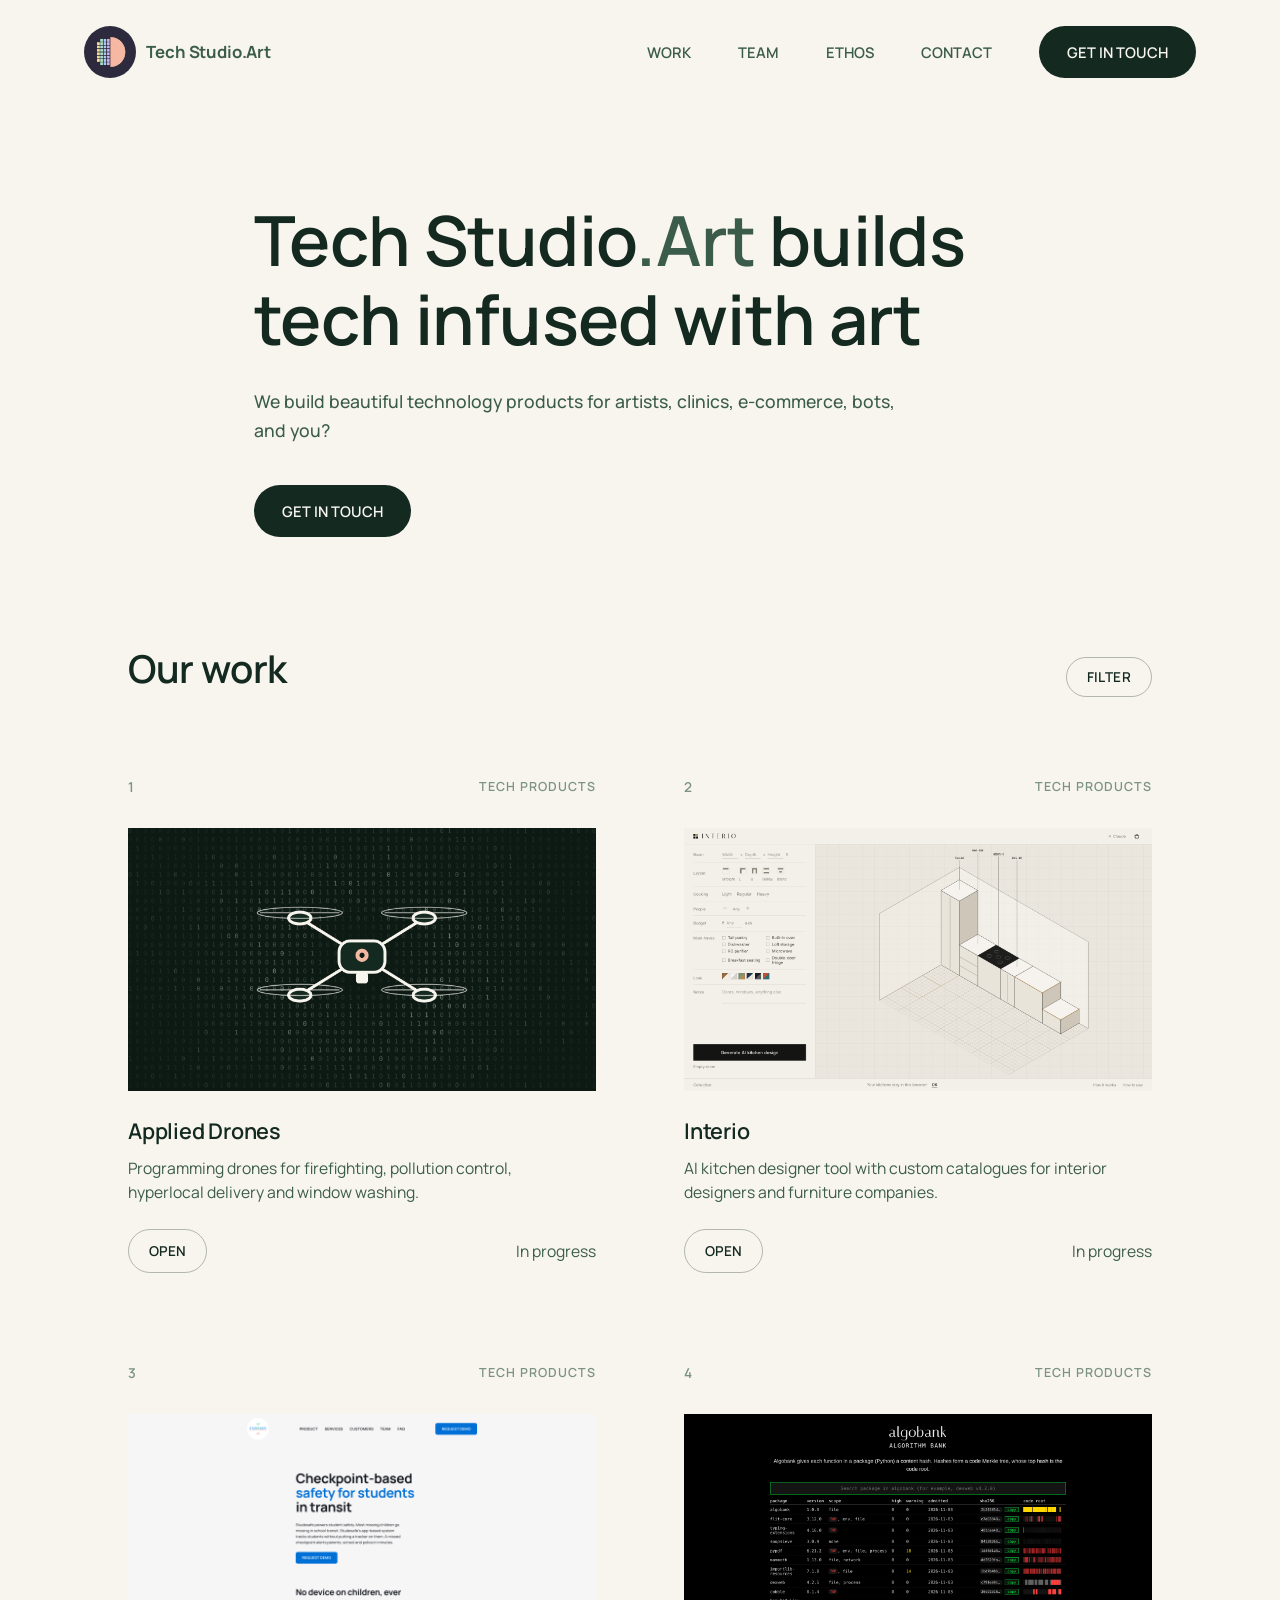
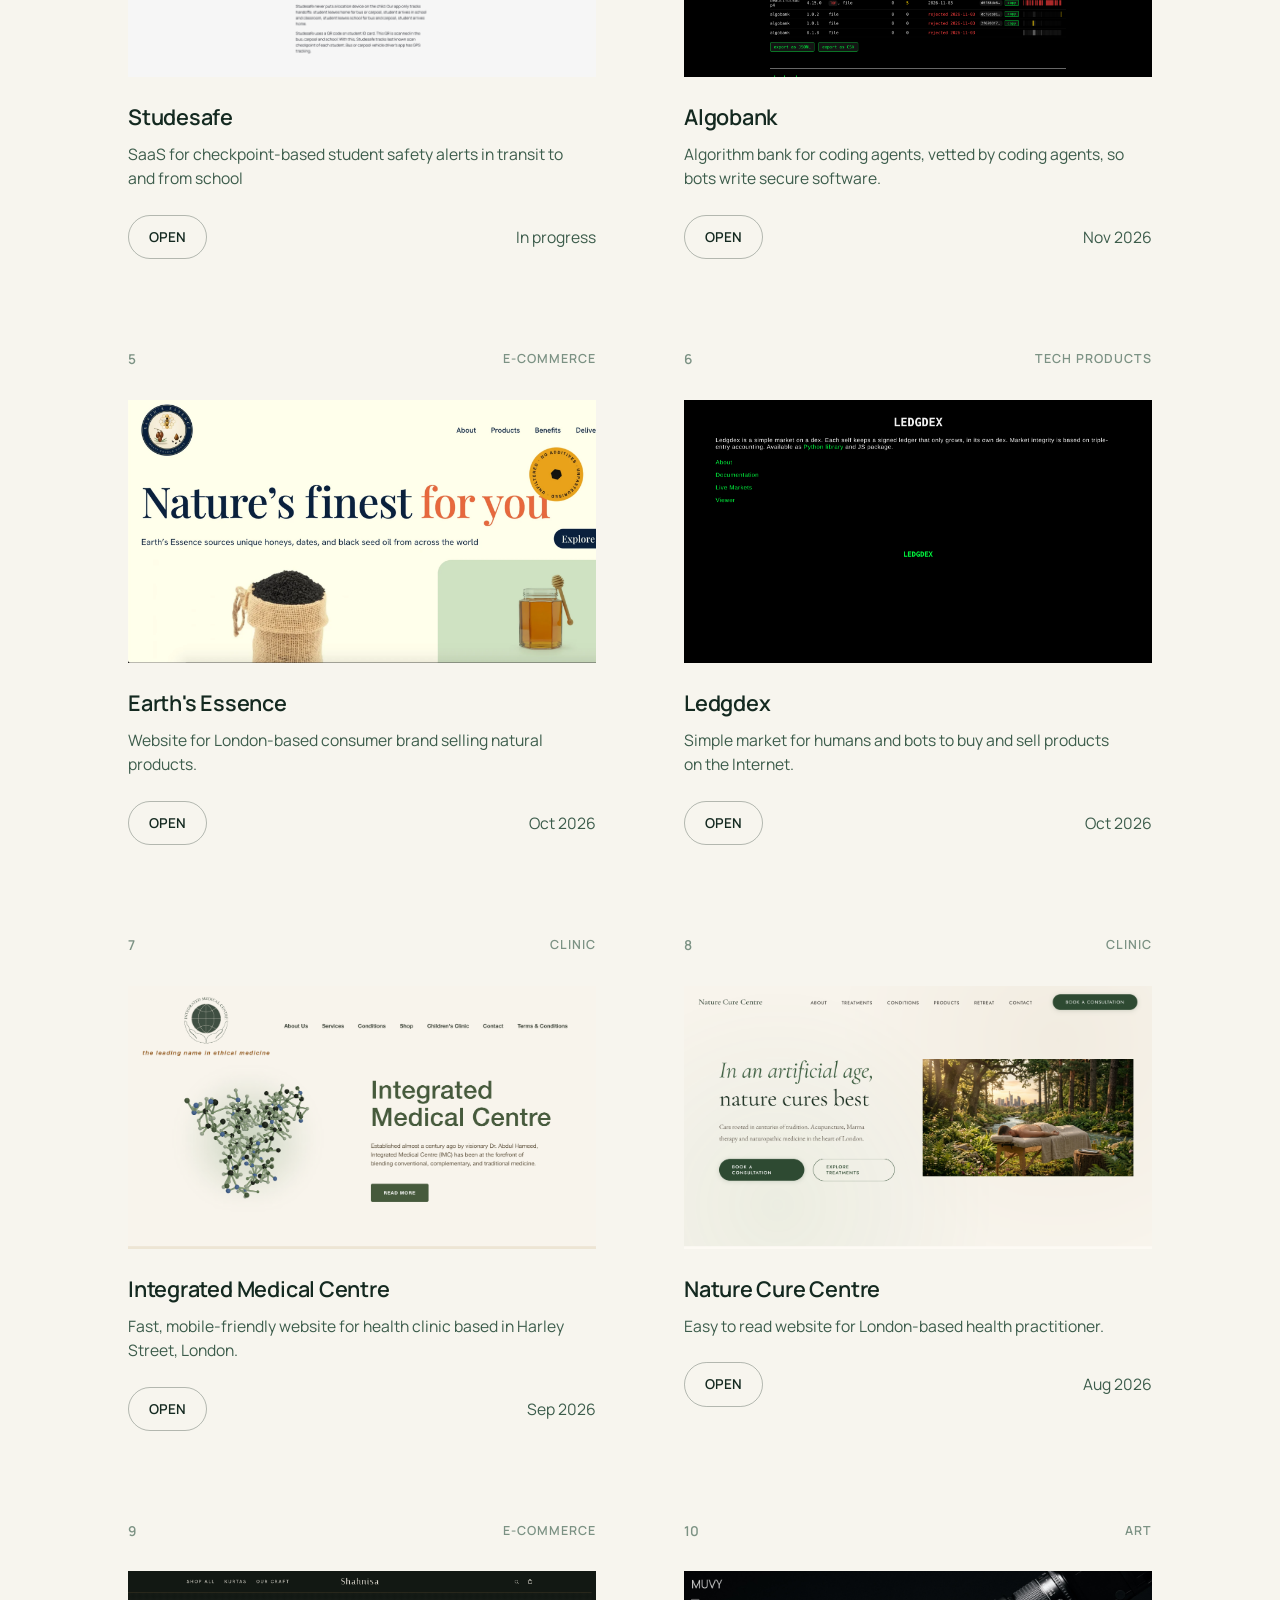
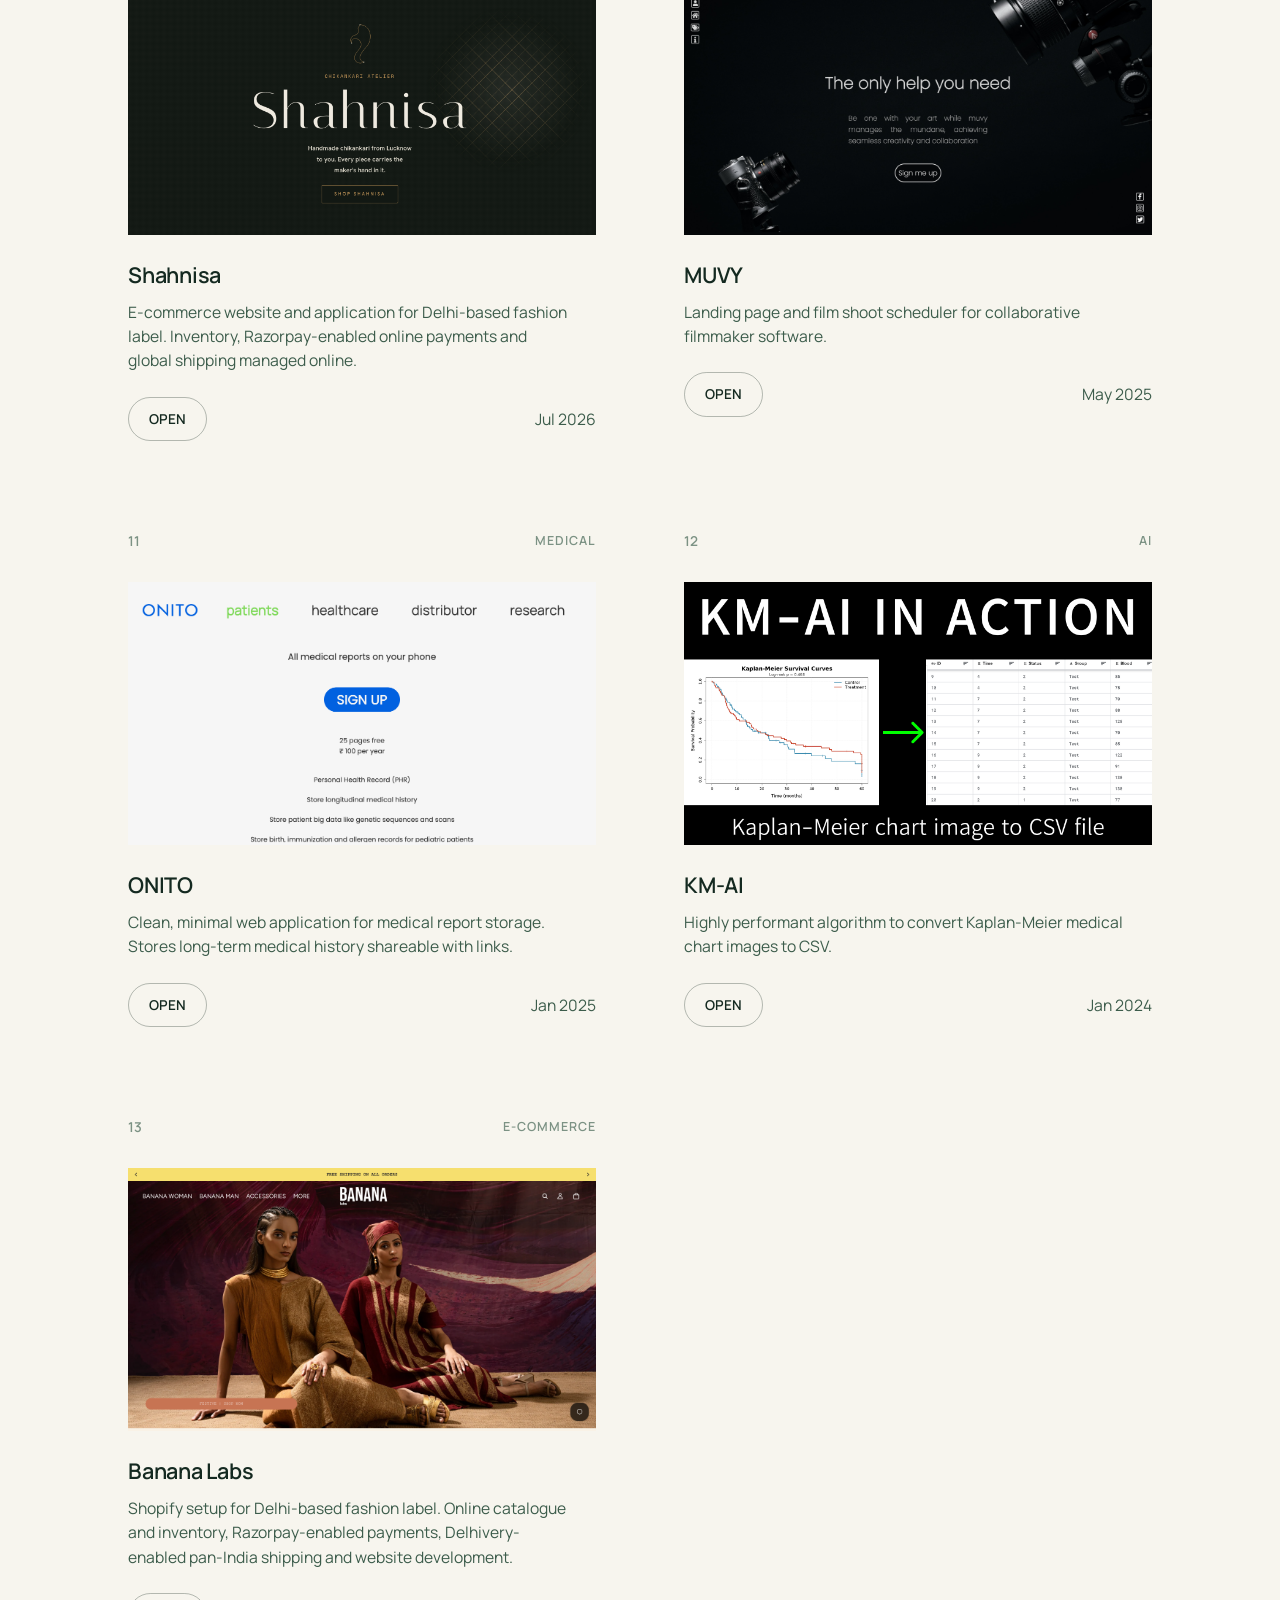
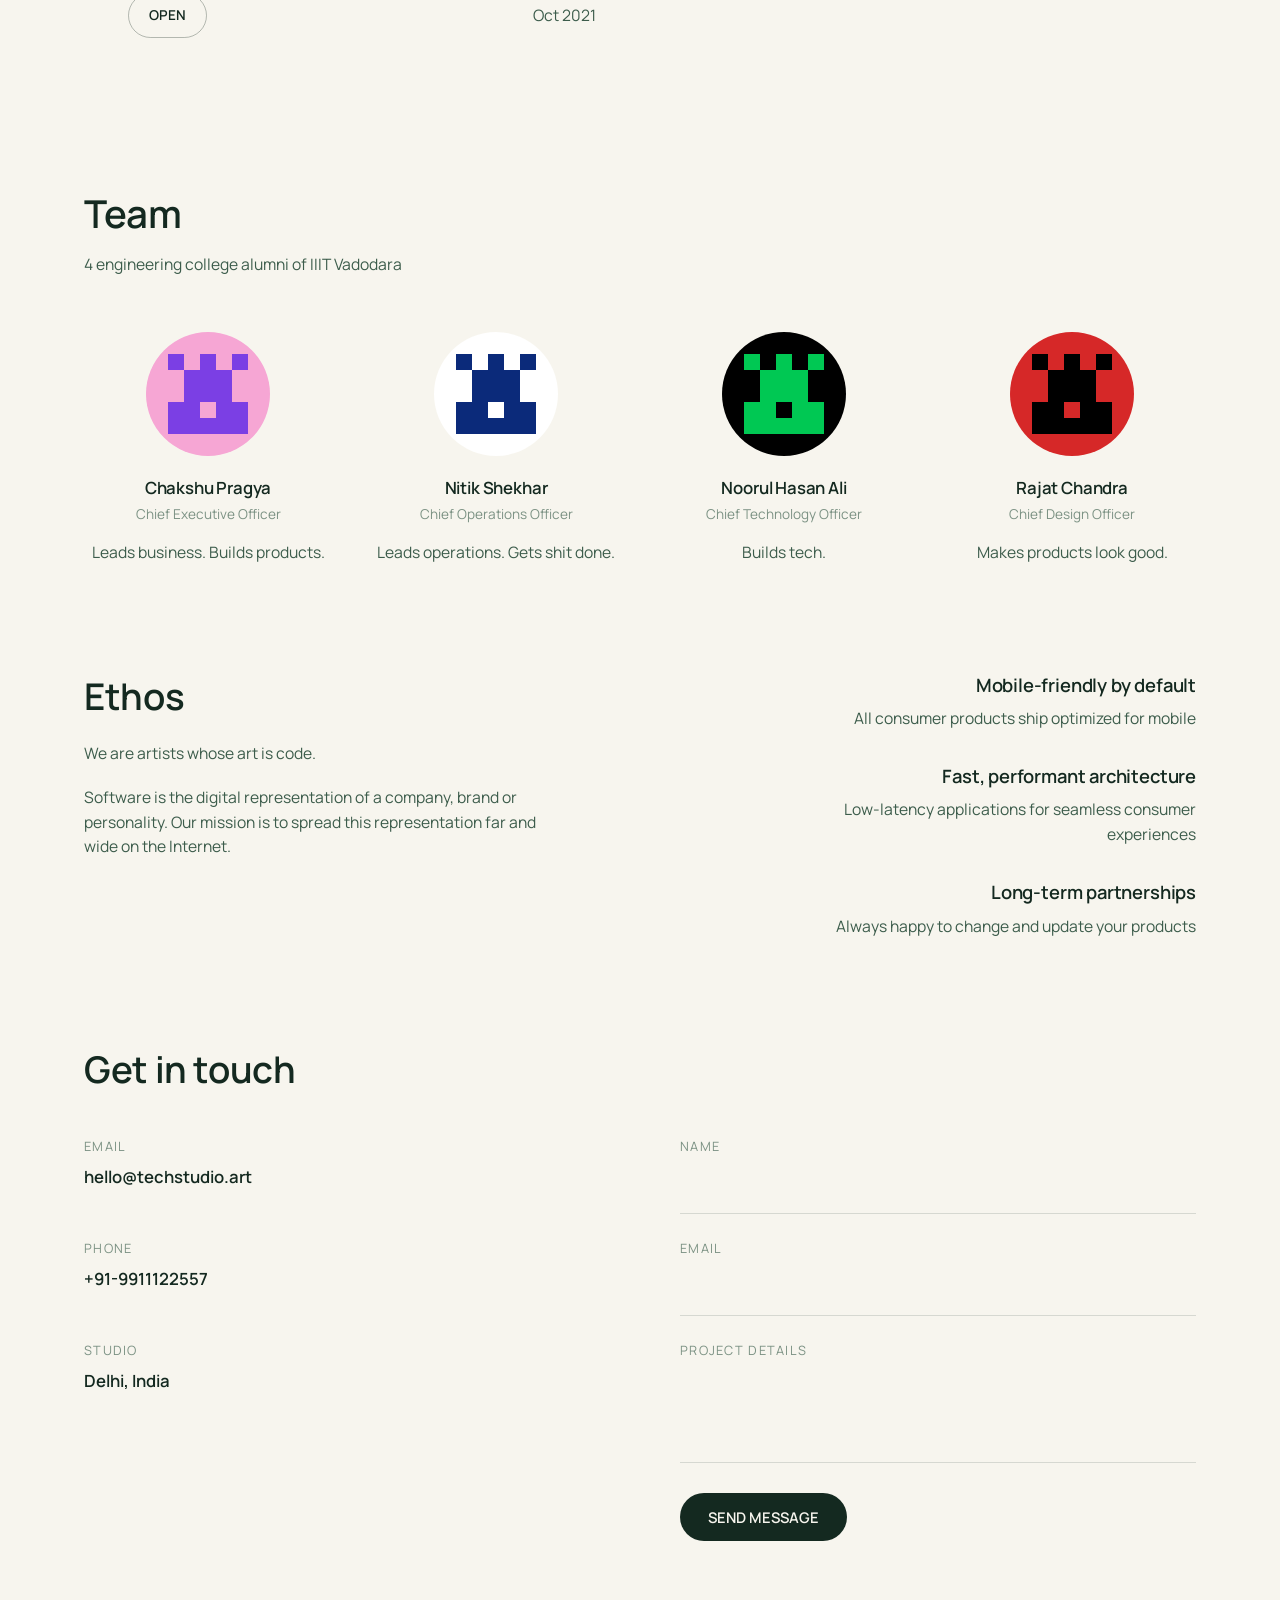
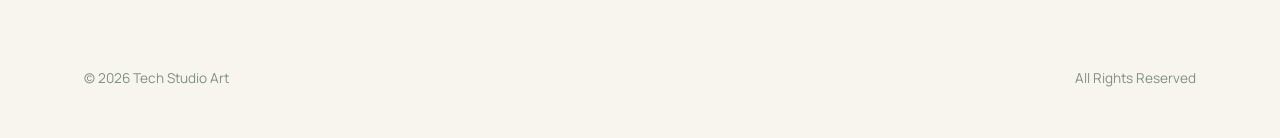
<file: index.html>
<!DOCTYPE html>
<html lang="en">
<head>
<meta charset="UTF-8">
<meta name="viewport" content="width=device-width, initial-scale=1.0">
<title>Tech Studio Art - Technology Builders</title>
<meta name="description" content="Tech Studio Art is a technology development agency building products across art, medical, hospitality, e-commerce, publishing, AI and more.">
<link rel="canonical" href="https://techstudio.art/">
<link rel="icon" href="assets/favicon.ico" type="image/x-icon">
<link rel="shortcut icon" href="assets/favicon.ico" type="image/x-icon">
<link rel="preconnect" href="https://fonts.googleapis.com">
<link rel="preconnect" href="https://fonts.gstatic.com" crossorigin>
<link href="https://fonts.googleapis.com/css2?family=Manrope:wght@400;500;600;700;800&display=swap" rel="stylesheet">
<link rel="stylesheet" href="css/styles.css">
</head>
<body>

<nav class="nav">
  <div class="container">
    <a href="#top" class="logo"><img src="assets/logo.png" alt="Tech Studio Art logo" class="logo-mark"><span class="logo-text">Tech Studio<span>.Art</span></span></a>
    <ul class="nav-links" id="navLinks">
      <li><a href="#work">WORK</a></li>
      <li><a href="#team">TEAM</a></li>
      <li><a href="#ethos">ETHOS</a></li>
      <li><a href="#contact">CONTACT</a></li>
      <li><a href="#contact" class="btn btn-primary">GET IN TOUCH</a></li>
    </ul>
    <button class="nav-toggle" id="navToggle" aria-label="Toggle menu" aria-expanded="false">
      <span class="nav-toggle-bar"></span>
      <span class="nav-toggle-bar"></span>
      <span class="nav-toggle-bar"></span>
    </button>
  </div>
</nav>

<main id="top">

  <!-- ================= HERO ================= -->
  <header class="hero">
    <div class="container hero-inner">
      <h1>Tech Studio<em>.Art</em> builds tech infused with art</h1>
      <p>We build beautiful technology products for artists, clinics, e-commerce, bots, <br class="hero-br">and you?</p>
      <div class="hero-actions">
        <a href="#contact" class="btn btn-primary">GET IN TOUCH</a>
      </div>
    </div>
  </header>

  <!-- ================= WORK ================= -->
  <section id="work">
    <div class="container">
      <div class="work-toolbar">
        <div class="section-head">
          <h2>Our work</h2>
        </div>

        <button class="filter-toggle" id="filterToggle" aria-expanded="false" aria-controls="filterPanel" aria-label="Filter">
          <span class="filter-toggle-text">Filter</span>
          <svg class="filter-toggle-icon" width="18" height="12" viewBox="0 0 18 12" fill="none" aria-hidden="true">
            <line x1="0" y1="1" x2="18" y2="1" stroke="currentColor" stroke-width="1.6" stroke-linecap="round"/>
            <line x1="3" y1="6" x2="15" y2="6" stroke="currentColor" stroke-width="1.6" stroke-linecap="round"/>
            <line x1="6" y1="11" x2="12" y2="11" stroke="currentColor" stroke-width="1.6" stroke-linecap="round"/>
          </svg>
        </button>
      </div>

      <div class="filter-panel" id="filterPanel" hidden>
        <ul class="filter-options" id="filterOptions">
          <li class="filter-option active" data-filter="all">All</li>
          <li class="filter-option" data-filter="art">Art</li>
          <li class="filter-option" data-filter="medical">Medical</li>
          <li class="filter-option" data-filter="clinic">Clinic</li>
          <li class="filter-option" data-filter="hospitality">Hospitality</li>
          <li class="filter-option" data-filter="ecommerce">E-commerce</li>
          <li class="filter-option" data-filter="publishing">Publishing</li>
          <li class="filter-option" data-filter="ai">AI</li>
          <li class="filter-option" data-filter="tech">Tech Products</li>
        </ul>
      </div>

      <div class="work-grid" id="workGrid">
        <article class="work-item" data-industry="tech">
          <div class="work-item-top"><span class="work-index">1</span><span class="work-tag">Tech Products</span></div>
          <img class="work-item-img" src="assets/work/applied-drones.png" alt="Applied Drones">
          <h3>Applied Drones</h3>
          <p>Programming drones for firefighting, pollution control, hyperlocal delivery and window washing.</p>
          <div class="work-foot"><a href="applieddrones/" class="work-open">OPEN</a><span class="work-date">In progress</span></div>
        </article>

        <article class="work-item" data-industry="tech">
          <div class="work-item-top"><span class="work-index">2</span><span class="work-tag">Tech Products</span></div>
          <img class="work-item-img" src="assets/work/interio.png" alt="Interio">
          <h3>Interio</h3>
          <p>AI kitchen designer tool with custom catalogues for interior designers and furniture companies.</p>
          <div class="work-foot"><a href="https://matrixdex.github.io/interio" class="work-open">OPEN</a><span class="work-date">In progress</span></div>
        </article>

        <article class="work-item" data-industry="tech">
          <div class="work-item-top"><span class="work-index">3</span><span class="work-tag">Tech Products</span></div>
          <img class="work-item-img" src="assets/work/studesafe.png" alt="Studesafe">
          <h3>Studesafe</h3>
          <p>SaaS for checkpoint-based student safety alerts in transit to and from school</p>
          <div class="work-foot"><a href="https://alinoorul.github.io/studesafe" class="work-open">OPEN</a><span class="work-date">In progress</span></div>
        </article>

        <article class="work-item" data-industry="tech">
          <div class="work-item-top"><span class="work-index">4</span><span class="work-tag">Tech Products</span></div>
          <img class="work-item-img" src="assets/work/algobank.png" alt="Algobank">
          <h3>Algobank</h3>
          <p>Algorithm bank for coding agents, vetted by coding agents, so bots write secure software.</p>
          <div class="work-foot"><a href="https://matrixdex.github.io/algobank" class="work-open">OPEN</a><span class="work-date">Nov 2026</span></div>
        </article>

        <article class="work-item" data-industry="ecommerce">
          <div class="work-item-top"><span class="work-index">5</span><span class="work-tag">E-commerce</span></div>
          <img class="work-item-img" src="assets/work/earths-essence.png" alt="Earth's Essence">
          <h3>Earth's Essence</h3>
          <p>Website for London-based consumer brand selling natural products.</p>
          <div class="work-foot"><a href="https://matrixdex.github.io/Earthsessence/web2/index.html" class="work-open">OPEN</a><span class="work-date">Oct 2026</span></div>
        </article>

        <article class="work-item" data-industry="tech">
          <div class="work-item-top"><span class="work-index">6</span><span class="work-tag">Tech Products</span></div>
          <img class="work-item-img" src="assets/work/ledgdex.png" alt="Ledgdex">
          <h3>Ledgdex</h3>
          <p>Simple market for humans and bots to buy and sell products on the Internet.</p>
          <div class="work-foot"><a href="https://ledgdex.github.io" class="work-open">OPEN</a><span class="work-date">Oct 2026</span></div>
        </article>

        <article class="work-item" data-industry="clinic">
          <div class="work-item-top"><span class="work-index">7</span><span class="work-tag">Clinic</span></div>
          <img class="work-item-img" src="assets/work/integrated-med.png" alt="Integrated Medical Centre">
          <h3>Integrated Medical Centre</h3>
          <p>Fast, mobile-friendly website for health clinic based in Harley Street, London.</p>
          <div class="work-foot"><a href="https://www.theintegratedmed.com" class="work-open">OPEN</a><span class="work-date">Sep 2026</span></div>
        </article>

        <article class="work-item" data-industry="clinic">
          <div class="work-item-top"><span class="work-index">8</span><span class="work-tag">Clinic</span></div>
          <img class="work-item-img" src="assets/work/nature-cure.png" alt="Nature Cure Centre">
          <h3>Nature Cure Centre</h3>
          <p>Easy to read website for London-based health practitioner.</p>
          <div class="work-foot"><a href="https://www.naturecurecentre.com" class="work-open">OPEN</a><span class="work-date">Aug 2026</span></div>
        </article>

        <article class="work-item" data-industry="ecommerce">
          <div class="work-item-top"><span class="work-index">9</span><span class="work-tag">E-commerce</span></div>
          <img class="work-item-img" src="assets/work/shahnisa.png" alt="Shahnisa">
          <h3>Shahnisa</h3>
          <p>E-commerce website and application for Delhi-based fashion label. Inventory, Razorpay-enabled online payments and global shipping managed online.</p>
          <div class="work-foot"><a href="https://www.shahnisa.com" class="work-open">OPEN</a><span class="work-date">Jul 2026</span></div>
        </article>

        <article class="work-item" data-industry="art">
          <div class="work-item-top"><span class="work-index">10</span><span class="work-tag">Art</span></div>
          <img class="work-item-img" src="assets/work/muvy.png" alt="MUVY">
          <h3>MUVY</h3>
          <p>Landing page and film shoot scheduler for collaborative filmmaker software.</p>
          <div class="work-foot"><a href="https://alinoorul.github.io/muvy-website" class="work-open">OPEN</a><span class="work-date">May 2025</span></div>
        </article>

        <article class="work-item" data-industry="medical">
          <div class="work-item-top"><span class="work-index">11</span><span class="work-tag">Medical</span></div>
          <img class="work-item-img" src="assets/work/onito.png" alt="ONITO">
          <h3>ONITO</h3>
          <p>Clean, minimal web application for medical report storage. Stores long-term medical history shareable with links.</p>
          <div class="work-foot"><a href="https://onitomed.github.io" class="work-open">OPEN</a><span class="work-date">Jan 2025</span></div>
        </article>

        <article class="work-item" data-industry="ai">
          <div class="work-item-top"><span class="work-index">12</span><span class="work-tag">AI</span></div>
          <img class="work-item-img" src="assets/work/km-ai.png" alt="KM-AI">
          <h3>KM-AI</h3>
          <p>Highly performant algorithm to convert Kaplan-Meier medical chart images to CSV.</p>
          <div class="work-foot"><a href="https://github.com/alinoorul/kaplanmeier-ai" class="work-open">OPEN</a><span class="work-date">Jan 2024</span></div>
        </article>

        <article class="work-item" data-industry="ecommerce">
          <div class="work-item-top"><span class="work-index">13</span><span class="work-tag">E-commerce</span></div>
          <img class="work-item-img" src="assets/work/banana-labs.png" alt="Banana Labs">
          <h3>Banana Labs</h3>
          <p>Shopify setup for Delhi-based fashion label. Online catalogue and inventory, Razorpay-enabled payments, Delhivery-enabled pan-India shipping and website development.</p>
          <div class="work-foot"><a href="https://www.bananalabs.in" class="work-open">OPEN</a><span class="work-date">Oct 2021</span></div>
        </article>


        <!-- <article class="work-item" data-industry="tech">
          <div class="work-item-top"><span class="work-index">8</span><span class="work-tag">Tech Products</span></div>
          <h3>Studesafe</h3>
          <p>A developer tooling product syncing infrastructure state across hybrid cloud environments.</p>
          <a href="#" class="work-open">OPEN</a>
        </article> -->

        <!-- <article class="work-item" data-industry="ai">
          <div class="work-item-top"><span class="work-index">09</span><span class="work-tag">AI</span></div>
          <h3>Fluentdesk</h3>
          <p>An AI copilot embedded in support tools, resolving tickets before they reach an agent.</p>
          <a href="#" class="work-open">OPEN</a>
        </article> -->

        <!-- <article class="work-item" data-industry="medical">
          <div class="work-item-top"><span class="work-index">12</span><span class="work-tag">Medical</span></div>
          <h3>Careloop</h3>
          <p>A remote patient monitoring app connecting chronic care patients to their physicians.</p>
          <a href="#" class="work-open">OPEN</a>
        </article> -->
      </div>

      <p class="work-empty" id="workEmpty">Coming soon</p>
    </div>
  </section>

  <!-- ================= TEAM ================= -->
  <section id="team">
    <div class="container">
      <div class="section-head">
        <h2>Team</h2>
        <p>4 engineering college alumni of IIIT Vadodara</p>
      </div>

      <div class="team-grid">
        <div class="team-member">
          <img class="team-avatar" src="assets/team/chakshu.svg" alt="Chakshu Pragya">
          <h3>Chakshu Pragya</h3>
          <div class="team-role">Chief Executive Officer</div>
          <p class="bio">Leads business. Builds products.</p>
        </div>

        <div class="team-member">
          <img class="team-avatar" src="assets/team/nitik.svg" alt="Nitik Shekhar">
          <h3>Nitik Shekhar</h3>
          <div class="team-role">Chief Operations Officer</div>
          <p class="bio">Leads operations. Gets shit done.</p>
        </div>

        <div class="team-member">
          <img class="team-avatar" src="assets/team/noorul.svg" alt="Noorul Hasan Ali">
          <h3>Noorul Hasan Ali</h3>
          <div class="team-role">Chief Technology Officer</div>
          <p class="bio">Builds tech.</p>
        </div>

        <div class="team-member">
          <img class="team-avatar" src="assets/team/rajat.svg" alt="Rajat Chandra">
          <h3>Rajat Chandra</h3>
          <div class="team-role">Chief Design Officer</div>
          <p class="bio">Makes products look good.</p>
        </div>
      </div>
    </div>
  </section>

  <!-- ================= ETHOS ================= -->
  <section id="ethos">
    <div class="container ethos">
      <div class="ethos-lead">
        <h2>Ethos</h2>
        <p>We are artists whose art is code.</p>
        <p>Software is the digital representation of a company, brand or personality. Our mission is to spread this representation far and wide on the Internet.</p>
      </div>

      <div class="ethos-principles">
        <div class="ethos-principle">
          <h3>Mobile-friendly by default</h3>
          <p>All consumer products ship optimized for mobile</p>
        </div>
        <div class="ethos-principle">
          <h3>Fast, performant architecture</h3>
          <p>Low-latency applications for seamless consumer experiences</p>
        </div>
        <div class="ethos-principle">
          <h3>Long-term partnerships</h3>
          <p>Always happy to change and update your products</p>
        </div>
      </div>
    </div>
  </section>

  <!-- ================= CONTACT ================= -->
  <section id="contact">
    <div class="container contact-wrap">
      <div class="contact-head">
        <h2>Get in touch</h2>
        <p></p>
      </div>

      <div class="contact-info">
        <div class="contact-detail">
          <div class="label">Email</div>
          <a href="mailto:hello@techstudio.art">hello@techstudio.art</a>
        </div>
        <div class="contact-detail">
          <div class="label">Phone</div>
          <a href="tel:+919911122557">+91-9911122557</a>
        </div>
        <div class="contact-detail">
          <div class="label">Studio</div>
          <span>Delhi, India</span>
        </div>
      </div>

      <form class="contact-form" id="contactForm">
        <input type="hidden" name="access_key" value="674944cf-c220-4e8f-ab82-3b0c11bfcbbc">
        <input type="hidden" name="subject" value="Tech Studio.Art Query">
        <input type="checkbox" name="botcheck" class="hidden-field" tabindex="-1" autocomplete="off">

        <div class="form-row">
          <div class="field">
            <label for="name">Name</label>
            <input type="text" id="name" name="name" required>
          </div>
          <div class="field">
            <label for="email">Email</label>
            <input type="email" id="email" name="email" required>
          </div>
          <div class="field">
            <label for="message">Project details</label>
            <textarea id="message" name="message" required></textarea>
          </div>
          <button type="submit" class="btn btn-primary">SEND MESSAGE</button>
          <p class="form-status" id="formStatus" role="status" aria-live="polite"></p>
        </div>
      </form>
    </div>
  </section>

</main>

<footer>
  <div class="container">
    <span class="footer-copy">&copy; 2026 Tech Studio Art</span>
    <span class="footer-rights">All Rights Reserved</span>
  </div>
</footer>

<script src="js/script.js"></script>
</body>
</html>
</file>
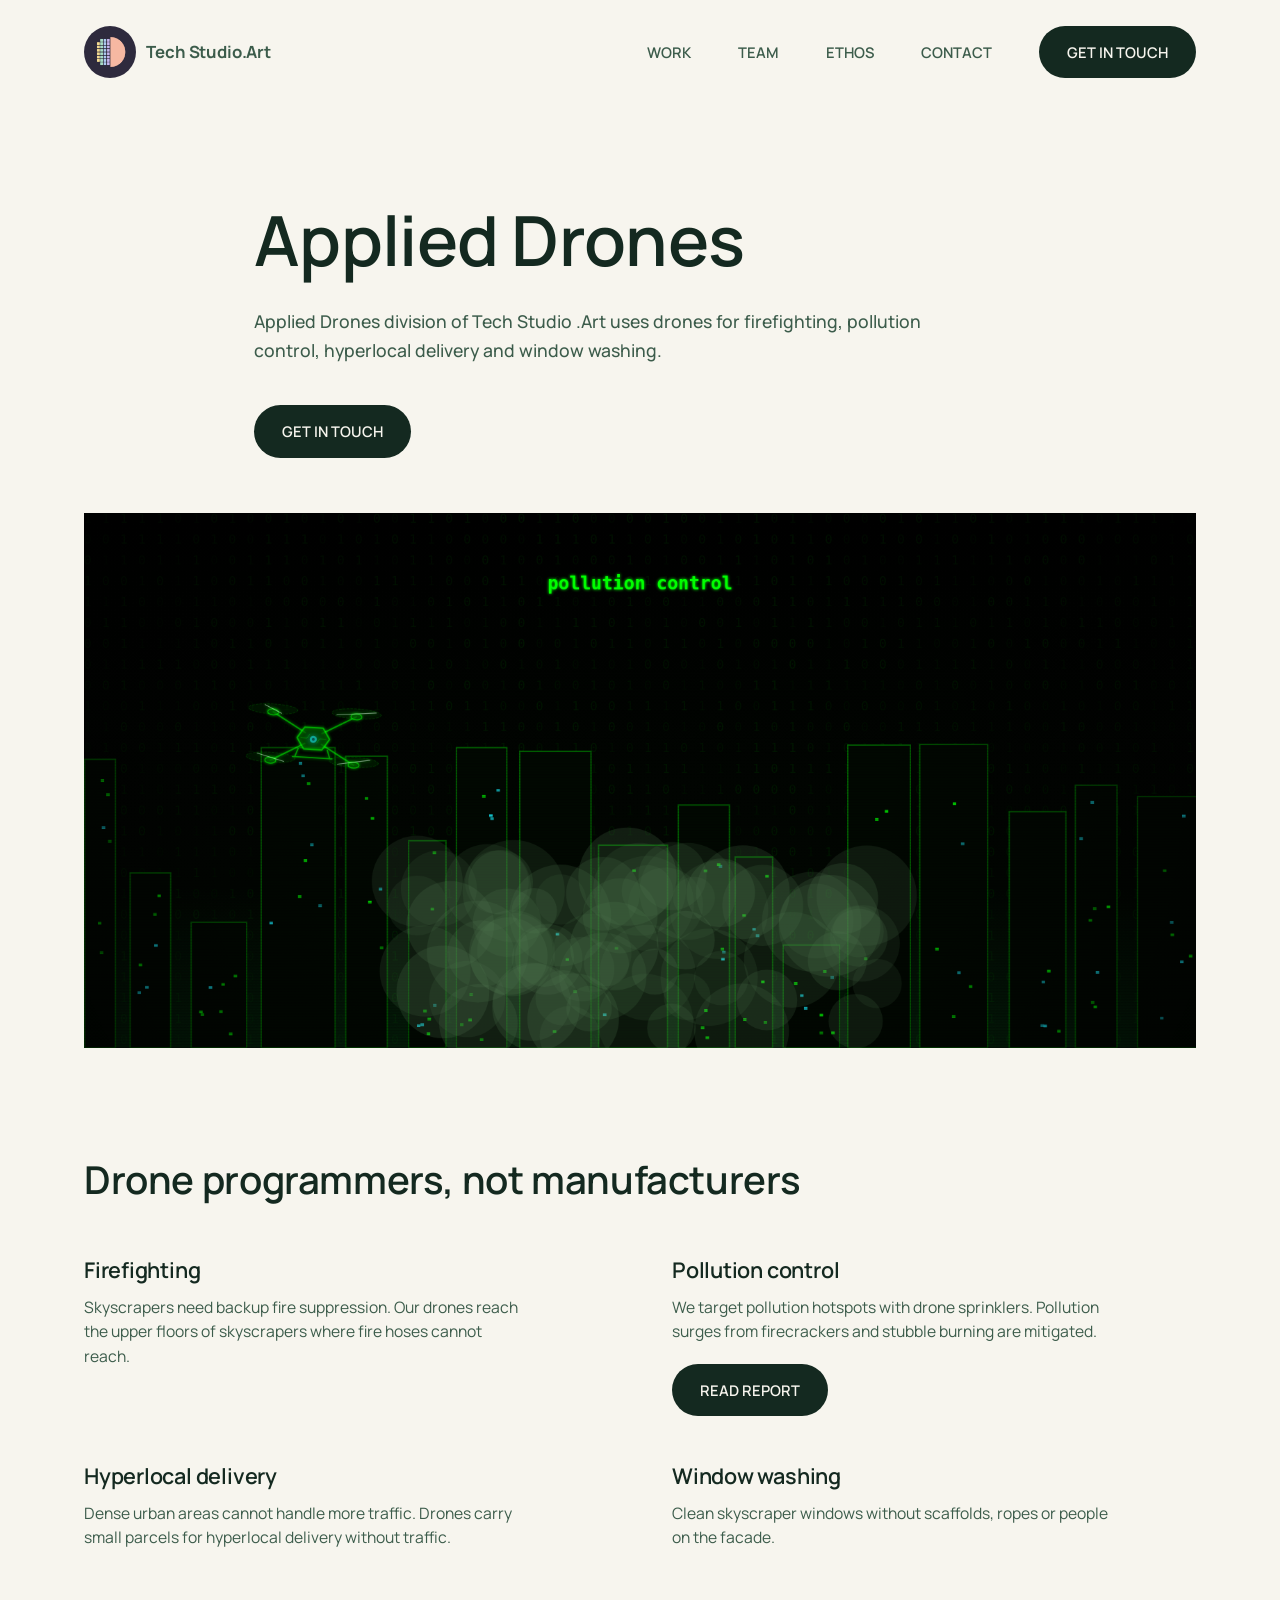
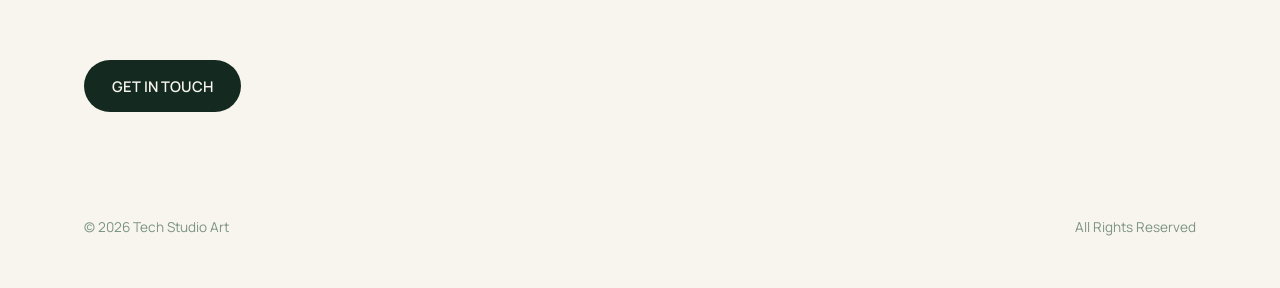
<file: applieddrones/index.html>
<!DOCTYPE html>
<html lang="en">
<head>
<meta charset="UTF-8">
<meta name="viewport" content="width=device-width, initial-scale=1.0">
<title>Applied Drones - Tech Studio Art</title>
<meta name="description" content="Applied Drones by Tech Studio Art: we program existing drones for firefighting, pollution control, hyperlocal delivery and window washing.">
<link rel="canonical" href="https://techstudio.art/applieddrones/">
<link rel="icon" href="../assets/favicon.ico" type="image/x-icon">
<link rel="shortcut icon" href="../assets/favicon.ico" type="image/x-icon">
<link rel="preconnect" href="https://fonts.googleapis.com">
<link rel="preconnect" href="https://fonts.gstatic.com" crossorigin>
<link href="https://fonts.googleapis.com/css2?family=Manrope:wght@400;500;600;700;800&display=swap" rel="stylesheet">
<link rel="stylesheet" href="../css/styles.css">
</head>
<body>

<nav class="nav">
  <div class="container">
    <a href="../" class="logo"><img src="../assets/logo.png" alt="Tech Studio Art logo" class="logo-mark"><span class="logo-text">Tech Studio<span>.Art</span></span></a>
    <ul class="nav-links" id="navLinks">
      <li><a href="../#work">WORK</a></li>
      <li><a href="../#team">TEAM</a></li>
      <li><a href="../#ethos">ETHOS</a></li>
      <li><a href="../#contact">CONTACT</a></li>
      <li><a href="../#contact" class="btn btn-primary">GET IN TOUCH</a></li>
    </ul>
    <button class="nav-toggle" id="navToggle" aria-label="Toggle menu" aria-expanded="false">
      <span class="nav-toggle-bar"></span>
      <span class="nav-toggle-bar"></span>
      <span class="nav-toggle-bar"></span>
    </button>
  </div>
</nav>

<main id="top">

  <header class="hero">
    <div class="container hero-inner">
      <h1>Applied Drones</h1>
      <p>Applied Drones division of Tech Studio .Art uses drones for firefighting, pollution control, hyperlocal delivery and window washing.</p>
      <div class="hero-actions">
        <a href="../#contact" class="btn btn-primary">GET IN TOUCH</a>
      </div>
    </div>
  </header>

  <section class="drone-visual">
    <div class="container">
      <canvas id="droneAnim" width="1600" height="770" role="img" aria-label="Animation: a drone is programmed with ones and zeros, then sprinkles water on pollution, carries a hose to a skyscraper fire, delivers a parcel to a window and washes windows."></canvas>
    </div>
  </section>

  <section>
    <div class="container">
      <div class="section-head drone-statement">
        <h2>Drone programmers, not manufacturers</h2>
      </div>

      <div class="app-grid">
        <div class="app-item">
          <h3>Firefighting</h3>
          <p>Skyscrapers need backup fire suppression. Our drones reach the upper floors of skyscrapers where fire hoses cannot reach.</p>
        </div>
        <div class="app-item">
          <h3>Pollution control</h3>
          <p>We target pollution hotspots with drone sprinklers. Pollution surges from firecrackers and stubble burning are mitigated.</p>
          <a href="https://matrixdex.github.io/researchdex/dronevsaqipilottolowerdelhiaqi.html" class="btn btn-primary">READ REPORT</a>
        </div>
        <div class="app-item">
          <h3>Hyperlocal delivery</h3>
          <p>Dense urban areas cannot handle more traffic. Drones carry small parcels for hyperlocal delivery without traffic.</p>
        </div>
        <div class="app-item">
          <h3>Window washing</h3>
          <p>Clean skyscraper windows without scaffolds, ropes or people on the facade.</p>
        </div>
      </div>
    </div>
  </section>

  <section>
    <div class="container">
      <div class="section-head drone-status">
        <div class="hero-actions">
          <a href="../#contact" class="btn btn-primary">GET IN TOUCH</a>
        </div>
      </div>
    </div>
  </section>

</main>

<footer>
  <div class="container">
    <span class="footer-copy">&copy; 2026 Tech Studio Art</span>
    <span class="footer-rights">All Rights Reserved</span>
  </div>
</footer>

<script src="../js/script.js"></script>
<script src="drone-animation.js"></script>
</body>
</html>
</file>
<file: css/styles.css>
/* ============================================
   Tech Studio Art - Design System
   Single background, single font, minimal palette.
   Change the variables below to reflect across the whole site.
   ============================================ */

:root {
  /* -- Core palette (edit here to re-theme the whole site) -- */
  --color-bg: #f7f5ee;          /* single background color for entire site */
  --color-copy: #3c5c4b;        /* copy text color (1 color for all body copy) - dark green */
  --color-heading: #142920;     /* heading color, also used on buttons - deep dark green */
  --color-muted: #7c9284;       /* secondary/faint text - dividers, labels, meta */
  --color-accent: #142920;      /* accent = same as heading, kept as its own var for clarity */

  /* -- Derived tints (kept relative to the palette above, no new hardcoded colors) -- */
  --line-soft: color-mix(in srgb, var(--color-heading) 8%, transparent);
  --line: color-mix(in srgb, var(--color-heading) 14%, transparent);
  --line-strong: color-mix(in srgb, var(--color-heading) 30%, transparent);
  --surface-soft: color-mix(in srgb, var(--color-heading) 6%, transparent);
  --bg-translucent: color-mix(in srgb, var(--color-bg) 85%, transparent);

  /* -- Type -- */
  --font-base: 'Manrope', sans-serif;
  --copy-size: 0.98rem;
  --copy-line: 1.53rem;

  /* -- Layout -- */
  --container-w: 1160px;
  --gutter: 24px;
  --radius-pill: 100px;
}

* {
  margin: 0;
  padding: 0;
  box-sizing: border-box;
}

html {
  scroll-behavior: smooth;
}

body {
  background: var(--color-bg);
  color: var(--color-copy);
  font-family: var(--font-base);
  font-size: var(--copy-size);
  line-height: var(--copy-line);
  font-weight: 400;
  -webkit-font-smoothing: antialiased;
  -moz-osx-font-smoothing: grayscale;
}

.container {
  max-width: var(--container-w);
  margin: 0 auto;
  padding: 0 var(--gutter);
}

img, svg {
  display: block;
  max-width: 100%;
}

a {
  color: inherit;
  text-decoration: none;
}

ul, ol {
  list-style: none;
}

/* ---------- Headings ---------- */

h1, h2, h3, h4, h5, h6 {
  color: var(--color-heading);
  font-family: var(--font-base);
  font-weight: 600;
  line-height: 1.15;
  letter-spacing: -0.01em;
}

.section-head {
  max-width: 640px;
  margin-bottom: 56px;
}

.section-head h2 {
  font-size: clamp(1.8rem, 3vw, 2.4rem);
  margin-bottom: 16px;
}

.section-head p {
  color: var(--color-copy);
}

section {
  padding: 55px 0;
}

/* ---------- Buttons ---------- */

.btn {
  display: inline-flex;
  align-items: center;
  gap: 10px;
  font-family: var(--font-base);
  font-size: 0.92rem;
  font-weight: 600;
  padding: 14px 28px;
  border-radius: var(--radius-pill);
  border: none;
  cursor: pointer;
  transition: opacity 0.2s ease, transform 0.2s ease;
  white-space: nowrap;
}

.btn-primary {
  background: var(--color-heading);
  color: var(--color-bg);
}

.btn-primary:hover {
  opacity: 0.85;
  transform: translateY(-1px);
}

.btn-ghost {
  background: transparent;
  color: var(--color-heading);
  border: 1px solid var(--line-strong);
}

.btn-ghost:hover {
  border-color: var(--color-heading);
}

/* ---------- Nav ---------- */

.nav {
  position: fixed;
  top: 0;
  left: 0;
  right: 0;
  z-index: 100;
  padding: 26px 0;
  background: var(--bg-translucent);
  backdrop-filter: blur(10px);
}

.nav .container {
  display: flex;
  align-items: center;
  justify-content: space-between;
}

.logo {
  display: inline-flex;
  align-items: center;
  gap: 10px;
  font-weight: 700;
  font-size: 1.05rem;
  color: var(--color-heading);
  letter-spacing: -0.01em;
}

.logo-mark {
  width: 28px;
  height: 28px;
  border-radius: 50%;
  object-fit: cover;
}

@media (min-width: 901px) {
  .logo-mark {
    width: calc(28px + var(--copy-line));
    height: calc(28px + var(--copy-line));
  }
}

.logo span {
  color: var(--color-copy);
}

.nav-links {
  display: flex;
  align-items: center;
  gap: 47px;
}

.nav-links a {
  font-size: 0.92rem;
  font-weight: 600;
  color: var(--color-copy);
  transition: color 0.2s ease;
}

.nav-links a:hover {
  color: var(--color-heading);
}

.nav-links a.btn-primary {
  color: var(--color-bg);
}

.nav-links a.btn-primary:hover {
  color: var(--color-bg);
}

.nav-toggle {
  display: none;
  position: relative;
  z-index: 200;
  width: 24px;
  height: 16px;
  background: none;
  border: none;
  padding: 0;
  cursor: pointer;
}

.nav-toggle-bar {
  position: absolute;
  left: 0;
  width: 100%;
  height: 2px;
  background: var(--color-heading);
  border-radius: 2px;
  transform-origin: center;
  transition: top 0.25s ease, transform 0.25s ease, opacity 0.2s ease;
}

.nav-toggle-bar:nth-child(1) {
  top: 0;
}

.nav-toggle-bar:nth-child(2) {
  top: 7px;
}

.nav-toggle-bar:nth-child(3) {
  top: 14px;
}

.nav-toggle.open .nav-toggle-bar:nth-child(1) {
  top: 7px;
  transform: rotate(45deg);
}

.nav-toggle.open .nav-toggle-bar:nth-child(2) {
  opacity: 0;
}

.nav-toggle.open .nav-toggle-bar:nth-child(3) {
  top: 7px;
  transform: rotate(-45deg);
}

/* ---------- Hero ---------- */

.hero {
  padding: 200px 0 55px;
}

.hero-inner {
  max-width: 820px;
}

.hero h1 {
  font-size: clamp(2.4rem, 5.4vw, 4.4rem);
  margin-bottom: 28px;
}

.hero h1 em {
  font-style: normal;
  color: var(--color-copy);
}

.hero p {
  max-width: 700px;
  font-size: 1.1rem;
  line-height: 1.8rem;
  color: var(--color-copy);
  margin-bottom: 40px;
  font-weight: 500;
}

.hero-actions {
  display: flex;
  align-items: center;
  gap: 20px;
}

/* ---------- Work / Filters ---------- */

.work-toolbar {
  display: flex;
  align-items: center;
  justify-content: space-between;
  flex-wrap: wrap;
  gap: 16px 40px;
  margin-bottom: 24px;
}

.work-toolbar .section-head {
  margin-bottom: 0;
}

@media (min-width: 901px) {
  .work-toolbar {
    padding: 0 44px;
  }

  .filter-panel {
    padding-left: 44px;
  }
}

.filter-toggle {
  display: inline-flex;
  align-items: center;
  font-family: var(--font-base);
  font-size: 0.85rem;
  font-weight: 600;
  color: var(--color-heading);
  background: transparent;
  border: 1px solid var(--line-strong);
  border-radius: var(--radius-pill);
  padding: 10px 20px;
  cursor: pointer;
  text-transform: uppercase;
  letter-spacing: 0.03em;
  transition: border-color 0.2s ease;
  flex-shrink: 0;
}

.filter-toggle-icon {
  display: none;
  color: var(--color-heading);
}

.filter-toggle:hover {
  border-color: var(--color-heading);
}

.filter-panel {
  margin-bottom: 56px;
}

.filter-panel[hidden] {
  display: none;
}

.filter-options {
  display: flex;
  flex-wrap: wrap;
  align-items: center;
  gap: 14px 28px;
}

.filter-option {
  font-size: 0.9rem;
  font-weight: 500;
  color: var(--color-copy);
  text-decoration: underline;
  text-underline-offset: 3px;
  text-transform: uppercase;
  letter-spacing: 0.03em;
  cursor: pointer;
  transition: color 0.15s ease;
}

.filter-option:hover {
  color: var(--color-heading);
}

.filter-option.active {
  color: var(--color-heading);
  font-weight: 700;
}

.work-grid {
  display: grid;
  grid-template-columns: repeat(2, 1fr);
}

.work-item {
  background: var(--color-bg);
  padding: 44px;
  transition: opacity 0.25s ease, transform 0.25s ease;
}

.work-item.hidden {
  display: none;
}

.work-item-top {
  display: flex;
  align-items: flex-start;
  justify-content: space-between;
  margin-bottom: 28px;
}

.work-index {
  font-size: 0.85rem;
  color: var(--color-muted);
  font-weight: 600;
}

.work-tag {
  font-size: 0.78rem;
  font-weight: 600;
  text-transform: uppercase;
  letter-spacing: 0.08em;
  color: var(--color-muted);
}

.work-item-img {
  display: block;
  width: 100%;
  margin-bottom: 28px;
  aspect-ratio: 16 / 9;
  object-fit: cover;
  object-position: top;
}

.work-item h3 {
  font-size: 1.35rem;
  margin-bottom: 12px;
}

.work-item p {
  color: var(--color-copy);
  max-width: 440px;
  margin-bottom: 24px;
}

.work-foot {
  display: flex;
  align-items: center;
  justify-content: space-between;
  gap: 16px;
}

.work-date {
  font-size: var(--copy-size);
  line-height: var(--copy-line);
  color: var(--color-copy);
  text-align: right;
}

.work-open {
  display: inline-flex;
  align-items: center;
  gap: 8px;
  font-size: 0.85rem;
  font-weight: 600;
  color: var(--color-heading);
  border: 1px solid var(--line-strong);
  border-radius: var(--radius-pill);
  padding: 9px 20px;
  transition: background 0.2s ease, color 0.2s ease, border-color 0.2s ease;
}

.work-open:hover {
  background: var(--color-heading);
  color: var(--color-bg);
  border-color: var(--color-heading);
}

.work-empty {
  padding: 60px 0;
  color: var(--color-copy);
  display: none;
}

.work-empty.visible {
  display: block;
}

/* ---------- Team ---------- */

.team-grid {
  display: grid;
  grid-template-columns: repeat(4, 1fr);
  gap: 40px;
}

.team-member {
  text-align: center;
}

.team-avatar {
  width: 50%;
  aspect-ratio: 1 / 1;
  border-radius: 50%;
  display: block;
  object-fit: cover;
  margin: 0 auto 22px;
}

.team-member h3 {
  font-size: 1.05rem;
  margin-bottom: 4px;
}

.team-role {
  font-size: 0.85rem;
  color: var(--color-muted);
  margin-bottom: 14px;
}

.team-member p.bio {
  color: var(--color-copy);
}

/* ---------- Ethos ---------- */

.ethos {
  display: grid;
  grid-template-columns: 0.9fr 1.1fr;
  gap: 80px;
  align-items: start;
}

.ethos-principles {
  display: flex;
  flex-direction: column;
  gap: 36px;
}

.ethos-principle h3 {
  font-size: 1.15rem;
  margin-bottom: 10px;
}

.ethos-principle p {
  color: var(--color-copy);
  max-width: 440px;
}

.ethos-lead h2 {
  font-size: clamp(1.8rem, 3vw, 2.3rem);
  margin-bottom: 24px;
}

.ethos-lead p {
  margin-bottom: 20px;
  max-width: 520px;
}

@media (min-width: 901px) {
  .ethos-principle {
    text-align: right;
  }

  .ethos-principle p {
    margin-left: auto;
  }

  .work-empty {
    padding-left: 44px;
  }
}

/* ---------- Contact ---------- */

.contact-wrap {
  display: grid;
  grid-template-columns: 1fr 1fr;
  gap: 24px 80px;
}

.contact-head {
  grid-column: 1 / -1;
}

.contact-head h2 {
  font-size: clamp(1.8rem, 3vw, 2.3rem);
  margin-bottom: 20px;
}

.contact-head p {
  margin-bottom: 34px;
  max-width: 440px;
}

.contact-head p:empty {
  margin-bottom: 0;
}

.contact-detail {
  margin-bottom: 47px;
}

.contact-detail .label {
  font-size: 0.8rem;
  text-transform: uppercase;
  letter-spacing: 0.1em;
  color: var(--color-muted);
  margin-bottom: 6px;
}

.contact-detail a,
.contact-detail span {
  color: var(--color-heading);
  font-size: 1.05rem;
  font-weight: 600;
}

.form-row {
  display: flex;
  flex-direction: column;
  gap: 22px;
}

.field {
  display: flex;
  flex-direction: column;
  gap: 10px;
}

.field label {
  font-size: 0.8rem;
  text-transform: uppercase;
  letter-spacing: 0.1em;
  color: var(--color-muted);
}

.field input,
.field textarea {
  background: transparent;
  border: none;
  border-bottom: 1px solid var(--line);
  padding: 10px 0;
  color: var(--color-heading);
  font-family: var(--font-base);
  font-size: var(--copy-size);
  line-height: var(--copy-line);
  outline: none;
  transition: border-color 0.2s ease;
}

.field input::placeholder,
.field textarea::placeholder {
  color: var(--color-muted);
}

.field input:focus,
.field textarea:focus {
  border-color: var(--color-heading);
}

.field textarea {
  resize: none;
  min-height: 90px;
}

.contact-form .btn {
  margin-top: 8px;
  align-self: flex-start;
}

.hidden-field {
  display: none;
}

.form-status {
  font-size: 0.85rem;
  color: var(--color-muted);
}

/* ---------- Footer ---------- */

footer {
  padding: 48px 0;
}

footer .container {
  display: flex;
  align-items: center;
  justify-content: space-between;
  flex-wrap: wrap;
  gap: 20px;
}

.footer-copy,
.footer-rights {
  color: var(--color-muted);
  font-size: 0.85rem;
}

/* ---------- Responsive ---------- */

@media (max-width: 900px) {
  .filter-toggle {
    border: none;
    padding: 8px;
  }

  .filter-toggle-text {
    display: none;
  }

  .filter-toggle-icon {
    display: block;
  }

  .nav-links {
    position: fixed;
    top: 0;
    left: 0;
    width: 100%;
    height: 100vh;
    height: 100dvh;
    z-index: 150;
    background: var(--color-bg);
    flex-direction: column;
    align-items: center;
    justify-content: center;
    padding: var(--gutter);
    gap: 42px;
    overflow-y: auto;
    opacity: 0;
    visibility: hidden;
    transition: opacity 0.3s ease, visibility 0.3s ease;
  }

  .nav-links a {
    font-size: 1.4rem;
  }

  .nav-links.open {
    opacity: 1;
    visibility: visible;
  }

  .nav-toggle {
    display: block;
  }

  .hero {
    padding: 150px 0 40px;
  }

  .work-grid {
    grid-template-columns: 1fr;
    margin: 0 calc(-1 * var(--gutter));
  }

  .work-item {
    padding: 34px var(--gutter);
  }


  .team-grid {
    grid-template-columns: repeat(2, 1fr);
    row-gap: 40px;
  }

  .team-avatar {
    width: 20%;
    max-width: 72px;
    margin: 0 auto 14px;
  }

  .ethos {
    grid-template-columns: 1fr;
    gap: 50px;
  }

  .contact-wrap {
    grid-template-columns: 1fr;
    gap: 56px;
  }

  section {
    padding: 40px 0;
  }
}

@media (max-width: 560px) {
  .hero-actions {
    flex-direction: column;
    align-items: flex-start;
  }

  .team-grid {
    grid-template-columns: 1fr;
  }
}

/* ---------- Applied Drones page ---------- */

.drone-visual {
  padding: 0 0 55px;
}

.drone-visual canvas {
  display: block;
  width: 100%;
  aspect-ratio: 1600 / 770;
  object-fit: cover;
}

.drone-statement {
  max-width: 760px;
}

.app-grid {
  display: grid;
  grid-template-columns: repeat(2, 1fr);
  gap: 48px 64px;
}

.app-item h3 {
  font-size: 1.35rem;
  margin-bottom: 12px;
}

.app-item p {
  color: var(--color-copy);
  max-width: 440px;
}

.app-item .btn {
  margin-top: 20px;
}

.drone-status {
  margin-bottom: 0;
}

.drone-status p {
  margin-bottom: 28px;
}

@media (max-width: 900px) {
  .app-grid {
    grid-template-columns: 1fr;
    gap: 36px;
  }
}

@media (max-width: 900px) {
  .hero-br {
    display: none;
  }
}
</file>
